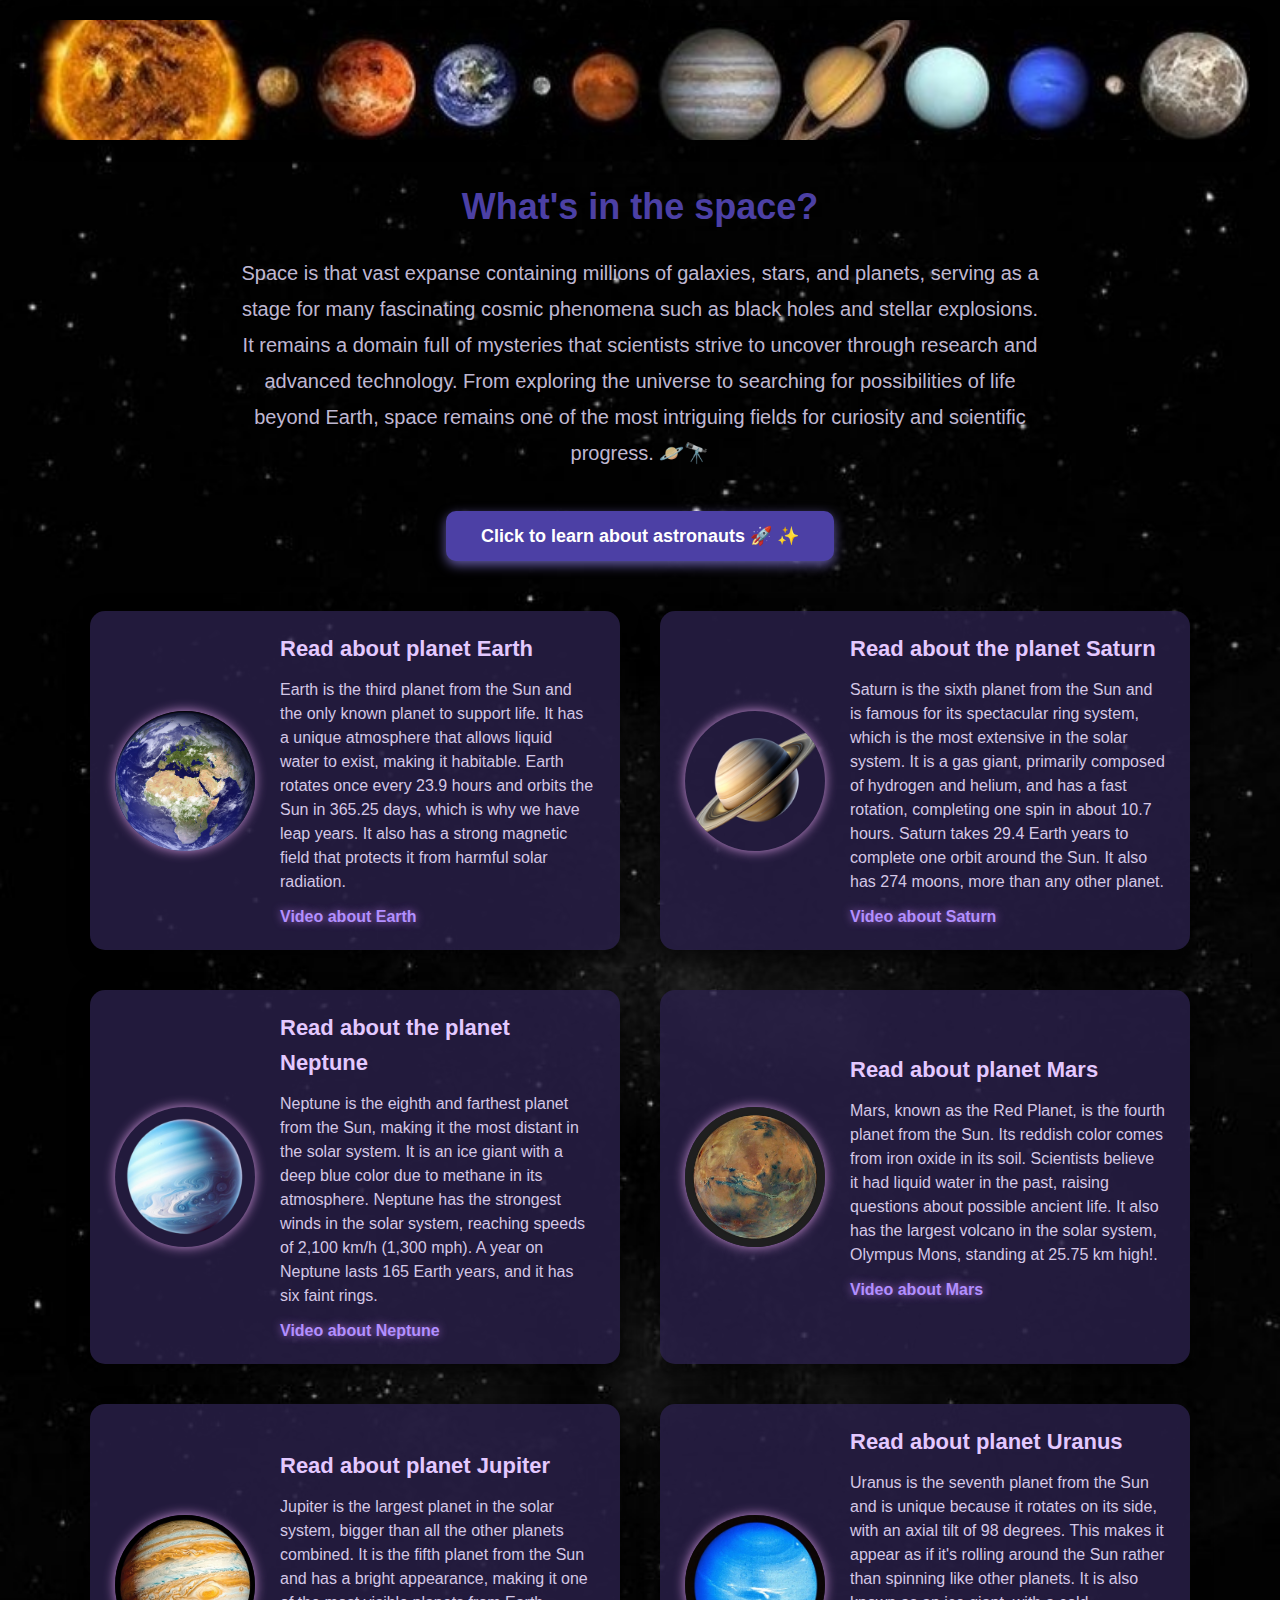
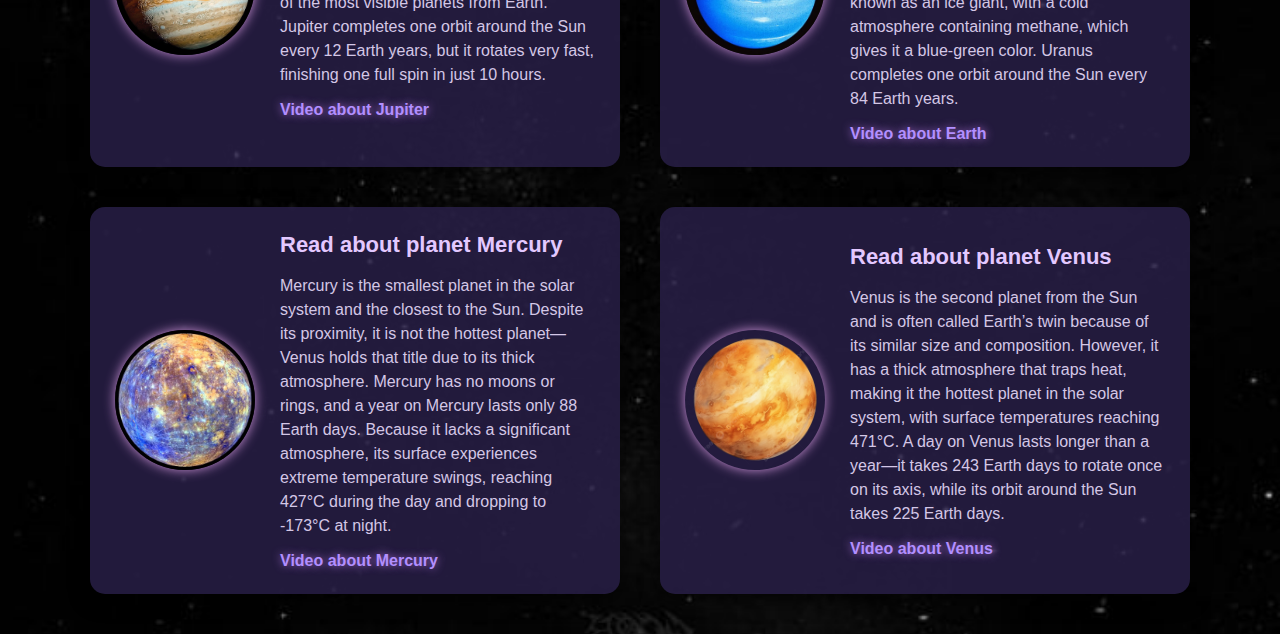
<file: index.html>
<!DOCTYPE html>
<html lang="en">
<head>
  <meta charset="UTF-8" />
  <meta name="viewport" content="width=device-width, initial-scale=1" />
  <title>Space Planets</title>
  <link rel="stylesheet" href="style.css" />
</head>
<body>

  <!-- هيدر بصورة واسعة -->
  <header class="header-img">
    <img src="images/download.jpg" alt="Space Header" />
  </header>

  <!-- العنوان الرئيسي -->
  <h1>What's in the space?</h1>

  <!-- مقدمة عن الفضاء -->
  <section class="intro-text">
    <p>
      Space is that vast expanse containing millions of galaxies, stars, and planets, serving as a stage for many fascinating cosmic phenomena such as black holes and stellar explosions. It remains a domain full of mysteries that scientists strive to uncover through research and advanced technology. From exploring the universe to searching for possibilities of life beyond Earth, space remains one of the most intriguing fields for curiosity and scientific progress. 
      🪐🔭

  </section>

  <!-- زر الانتقال -->
  <div class="btn-wrapper">
    <button><a href="p2.html">Click to learn about astronauts 🚀 ✨</a></button>
  </div>

  <!-- قسم الكواكب -->
  <section class="planets-list">
<!-- 1 -->
     <article class="planet-card">
      <img class="planet-img" src="images/erth.jpg" alt="Earth" />
      <div class="planet-info">
        <h2>Read about planet Earth</h2>
        <p>Earth is the third planet from the Sun and the only known planet to support life. It has a unique atmosphere that allows liquid water to exist, making it habitable. Earth rotates once every 23.9 hours and orbits the Sun in 365.25 days, which is why we have leap years. It also has a strong magnetic field that protects it from harmful solar radiation. 
</p>
        <a class="A" href="https://youtu.be/e9BJeagtNL4?si=RzfVjZRkhAbMNBSe" target="_blank" rel="noopener noreferrer">Video about Earth</a>
      </div>
    </article>
    <!-- 2 زحل -->
    <article class="planet-card">
      <img class="planet-img" src="images/Saturn2.png" alt="Saturn" />
      <div class="planet-info">
        <h2>Read about the planet Saturn</h2>
        <p>Saturn is the sixth planet from the Sun and is famous for its spectacular ring system, which is the most extensive in the solar system. It is a gas giant, primarily composed of hydrogen and helium, and has a fast rotation, completing one spin in about 10.7 hours. Saturn takes 29.4 Earth years to complete one orbit around the Sun. It also has 274 moons, more than any other planet.
</p>
        <a class="A" href="https://youtu.be/fdMA51sHbAo?si=ke6VvbuDIeRAT4lj" target="_blank" rel="noopener noreferrer">Video about Saturn</a>
      </div>
    </article>
<!-- نبتون -->
    <article class="planet-card">
      <img class="planet-img" src="images/Neptune2.png" alt="Neptune" />
      <div class="planet-info">
        <h2>Read about the planet Neptune</h2>
        <p>Neptune is the eighth and farthest planet from the Sun, making it the most distant in the solar system. It is an ice giant with a deep blue color due to methane in its atmosphere. Neptune has the strongest winds in the solar system, reaching speeds of 2,100 km/h (1,300 mph). A year on Neptune lasts 165 Earth years, and it has six faint rings.
</p>
        <a class="A" href="https://youtu.be/L603DJnyI7w?si=ZA-ga6zFWw65XvcK" target="_blank" rel="noopener noreferrer">Video about Neptune</a>
      </div>
    </article>
<!-- مريخ -->
    <article class="planet-card">
      <img class="planet-img" src="images/marekh.jpg" alt="Mars" />
      <div class="planet-info">
        <h2>Read about planet Mars</h2>
        <p>Mars, known as the Red Planet, is the fourth planet from the Sun. Its reddish color comes from iron oxide in its soil. Scientists believe it had liquid water in the past, raising questions about possible ancient life. It also has the largest volcano in the solar system, Olympus Mons, standing at 25.75 km high!. 
</p>
        <a class="A" href="https://youtu.be/968aw2R_pyk?si=Kb55TXAyA8Dqebuq" target="_blank" rel="noopener noreferrer">Video about Mars</a>
      </div>
    </article>
    <!-- مشتري -->
     <article class="planet-card">
      <img class="planet-img" src="images/مشتري.jpg" alt="Earth" />
      <div class="planet-info">
        <h2>Read about planet Jupiter</h2>
        <p>Jupiter is the largest planet in the solar system, bigger than all the other planets combined. It is the fifth planet from the Sun and has a bright appearance, making it one of the most visible planets from Earth. Jupiter completes one orbit around the Sun every 12 Earth years, but it rotates very fast, finishing one full spin in just 10 hours.</p>
        <a class="A" href="https://youtu.be/6EF_oc0Qe9s?si=Pq3psE1UB5hHvbq7" target="_blank" rel="noopener noreferrer">Video about Jupiter</a>
      </div>
    </article>
    <!-- اورانوس -->
     <article class="planet-card">
      <img class="planet-img" src="images/اورانوس.jpg" alt="Earth" />
      <div class="planet-info">
        <h2>Read about planet Uranus </h2>
        <p>Uranus is the seventh planet from the Sun and is unique because it rotates on its side, with an axial tilt of 98 degrees. This makes it appear as if it's rolling around the Sun rather than spinning like other planets. It is also known as an ice giant, with a cold atmosphere containing methane, which gives it a blue-green color. Uranus completes one orbit around the Sun every 84 Earth years.
</p>
        <a class="A" href="https://youtu.be/xOd6RGOG86w?si=-iM8NKhpBDfsPtp8" target="_blank" rel="noopener noreferrer">Video about Earth</a>
      </div>
    </article>
    <!-- عطارد -->
     <article class="planet-card">
      <img class="planet-img" src="images/عطارد.jpg" alt="Earth" />
      <div class="planet-info">
        <h2>Read about planet Mercury</h2>
        <p>Mercury is the smallest planet in the solar system and the closest to the Sun. Despite its proximity, it is not the hottest planet—Venus holds that title due to its thick atmosphere. Mercury has no moons or rings, and a year on Mercury lasts only 88 Earth days. Because it lacks a significant atmosphere, its surface experiences extreme temperature swings, reaching 427°C during the day and dropping to -173°C at night.
</p>
        <a class="A" href="https://youtu.be/BlPV7Rdpv64?si=Q8MBdoTFePGVTTPN" target="_blank" rel="noopener noreferrer">Video about Mercury</a>
      </div>
    </article>
    <!-- زهره -->
     <article class="planet-card">
      <img class="planet-img" src="images/زهره2.png" alt="Earth" />
      <div class="planet-info">
        <h2>Read about planet Venus</h2>
        <p>Venus is the second planet from the Sun and is often called Earth’s twin because of its similar size and composition. However, it has a thick atmosphere that traps heat, making it the hottest planet in the solar system, with surface temperatures reaching 471°C. A day on Venus lasts longer than a year—it takes 243 Earth days to rotate once on its axis, while its orbit around the Sun takes 225 Earth days.
</p>
        <a class="A" href="https://youtu.be/0yxo_ZVLaZ4?si=OhTS7lyKGZQKkkTx" target="_blank" rel="noopener noreferrer">Video about Venus</a>
      </div>
    </article>

  </section>

</body>
</html>
</file>
<file: style.css>
/* Reset */
* {
  box-sizing: border-box;
  margin: 0;
  padding: 0;
}

body {
  font-family: 'Segoe UI', Tahoma, Geneva, Verdana, sans-serif;
  background-image: url('images/0_84\ !.jpg');
  background-size: cover;
  background-position: center;
  background-repeat: no-repeat;
  color: white;
  padding: 20px 30px 40px;
  line-height: 1.6;
  min-height: 100vh;
}

/* هيدر الصورة */
.header-img img {
  width: 100%;
  height: 120px;
  object-fit: cover;
  border-radius: 12px;
  box-shadow: 0 4px 15px rgba(0,0,0,0.7);
  margin-bottom: 30px;
}

/* العنوان الرئيسي */
h1 {
  font-size: 36px;
  font-weight: 700;
  text-align: center;
  margin-bottom: 20px;
  color:#4c40a5;
  
}

/* مقدمة */
.intro-text {
  max-width: 800px;
  margin: 0 auto 40px;
  font-size: 20px;
  line-height: 1.8;
  color: #e0d9f7dd;
  text-align: center;
}

/* زر */
.btn-wrapper {
  text-align: center;
  margin-bottom: 50px;
}

button {
  background-color: #4c40a5;
  border: none;
  padding: 14px 35px;
  font-size: 18px;
  border-radius: 10px;
  cursor: pointer;
  box-shadow: 0 4px 12px rgba(122,111,201,0.8);
  transition: background-color 0.3s ease;
}

button a {
  color: white;
  text-decoration: none;
  font-weight: 600;
}

button:hover {
  background-color: #5c4db3;
}

/* قائمة الكواكب - تصميم الشبكة */
.planets-list {
  display: grid;
  grid-template-columns: repeat(auto-fit, minmax(350px, 1fr));
  gap: 40px;
  max-width: 1100px;
  margin: 0 auto;
}

/* بطاقة الكوكب */
.planet-card {
  background-color: rgba(40, 30, 70, 0.85);
  border-radius: 15px;
  padding: 20px 25px;
  box-shadow: 0 6px 20px rgba(0,0,0,0.6);
  display: flex;
  align-items: center;
  gap: 25px;
  transition: transform 0.3s ease, box-shadow 0.3s ease;
}

.planet-card:hover {
  transform: translateY(-8px);
  box-shadow: 0 12px 30px rgba(0,0,0,0.8);
}

/* صورة الكوكب */
.planet-img {
  width: 140px;
  height: 140px;
  object-fit: cover;
  border-radius: 50%;
  box-shadow: 0 0 12px #ce93d8;
  flex-shrink: 0;
}

/* معلومات الكوكب */
.planet-info h2 {
  font-size: 22px;
  margin-bottom: 12px;
  color: #e3c8ff;
}

.planet-info p {
  font-size: 16px;
  color: #d4c7e6;
  line-height: 1.5;
  margin-bottom: 10px;
}

.A {
  font-size: 16px;
  color: #b28fff;
  font-weight: 600;
  text-decoration: none;
  transition: color 0.3s ease;
  display: inline-block;
  text-shadow: 0 0 8px #a56cd1;
  
}

.A:hover {
  color: #ffffff;
  text-decoration: underline;
}
</file>
